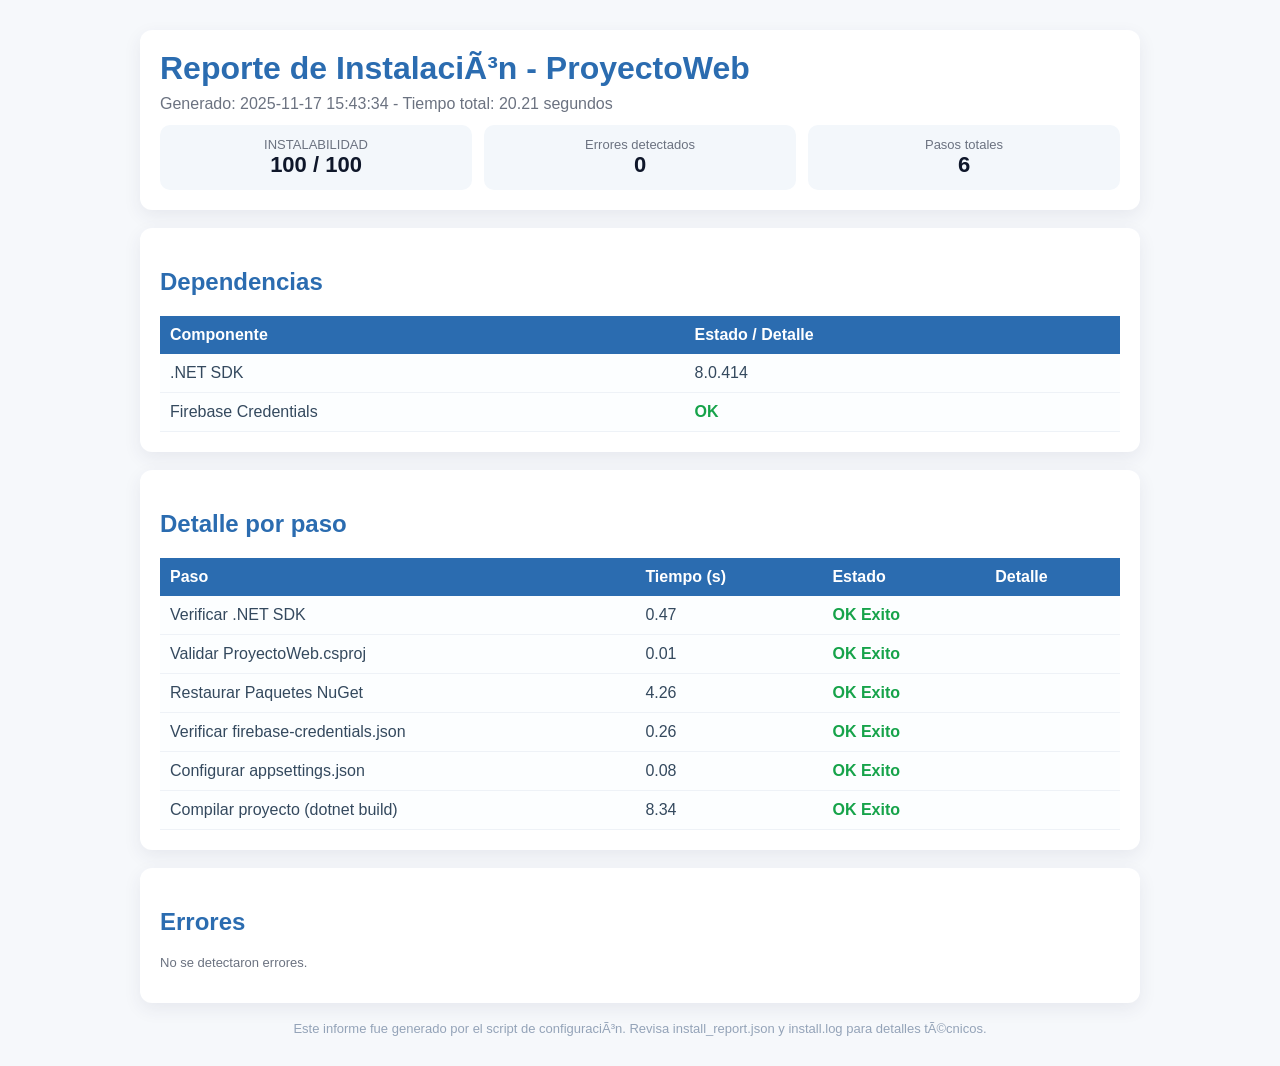
<file: ProyectoWeb/reporte_instalacion.html>
﻿<!doctype html>
<html lang='es'>
<head>
<meta charset='utf-8'/>
<meta name='viewport' content='width=device-width,initial-scale=1'/>
<title>Reporte de InstalaciÃ³n - ProyectoWeb</title>
<style>
    body { font-family: Inter, Arial, sans-serif; background:#f6f8fb; margin:0; padding:30px; color:#34495e; }
    .container { max-width:1000px; margin:0 auto; }
    .card { background:#ffffff; border-radius:12px; padding:20px; box-shadow: 0 6px 18px rgba(50,50,93,0.08); margin-bottom:18px; }
    h1 { margin:0; color:#2b6cb0; }
    h2 { color:#2b6cb0; }
    .meta { color:#6b7280; margin-top:8px; }
    .kpi { display:flex; gap:12px; margin-top:12px; }
    .kpi .box { flex:1; background:#f3f7fb; border-radius:10px; padding:12px; text-align:center; }
    .kpi .big { font-size:22px; font-weight:700; color:#0f172a; }
    table { width:100%; border-collapse:collapse; margin-top:12px; }
    th { text-align:left; padding:10px; background:#2b6cb0; color:white; }
    td { padding:10px; border-bottom:1px solid #eef2f7; background:#fcfeff; }
    .ok { color:#16a34a; font-weight:700; }
    .bad { color:#dc2626; font-weight:700; }
    .warn { color:#d97706; font-weight:700; }
    .small { color:#6b7280; font-size:13px; }
    .footer { text-align:center; color:#94a3b8; font-size:13px; margin-top:16px; }
</style>
</head>
<body>
<div class='container'>
    <div class='card'>
        <h1>Reporte de InstalaciÃ³n - ProyectoWeb</h1>
        <div class='meta'>Generado: 2025-11-17 15:43:34 - Tiempo total: 20.21 segundos</div>
        <div class='kpi'>
            <div class='box'>
                <div class='small'>INSTALABILIDAD</div>
                <div class='big'>100 / 100</div>
            </div>
            <div class='box'>
                <div class='small'>Errores detectados</div>
                <div class='big'>0</div>
            </div>
            <div class='box'>
                <div class='small'>Pasos totales</div>
                <div class='big'>6</div>
            </div>
        </div>
    </div>

    <div class='card'>
        <h2>Dependencias</h2>
        <table>
            <tr><th>Componente</th><th>Estado / Detalle</th></tr>
            <tr><td>.NET SDK</td><td>8.0.414</td></tr>
            <tr><td>Firebase Credentials</td><td><span class="ok">OK</span></td></tr>
        </table>
    </div>

    <div class='card'>
        <h2>Detalle por paso</h2>
        <table>
            <tr><th>Paso</th><th>Tiempo (s)</th><th>Estado</th><th>Detalle</th></tr>            <tr><td>Verificar .NET SDK</td><td>0.47</td><td><span class='ok'>OK Exito</span></td><td class='small'></td></tr>
            <tr><td>Validar ProyectoWeb.csproj</td><td>0.01</td><td><span class='ok'>OK Exito</span></td><td class='small'></td></tr>
            <tr><td>Restaurar Paquetes NuGet</td><td>4.26</td><td><span class='ok'>OK Exito</span></td><td class='small'></td></tr>
            <tr><td>Verificar firebase-credentials.json</td><td>0.26</td><td><span class='ok'>OK Exito</span></td><td class='small'></td></tr>
            <tr><td>Configurar appsettings.json</td><td>0.08</td><td><span class='ok'>OK Exito</span></td><td class='small'></td></tr>
            <tr><td>Compilar proyecto (dotnet build)</td><td>8.34</td><td><span class='ok'>OK Exito</span></td><td class='small'></td></tr>
        </table>
    </div>

    <div class='card'>
        <h2>Errores</h2>        <p class='small'>No se detectaron errores.</p>
    </div>

    <div class='footer'>
        Este informe fue generado por el script de configuraciÃ³n. Revisa install_report.json y install.log para detalles tÃ©cnicos.
    </div>

</div>
</body>
</html>
</file>
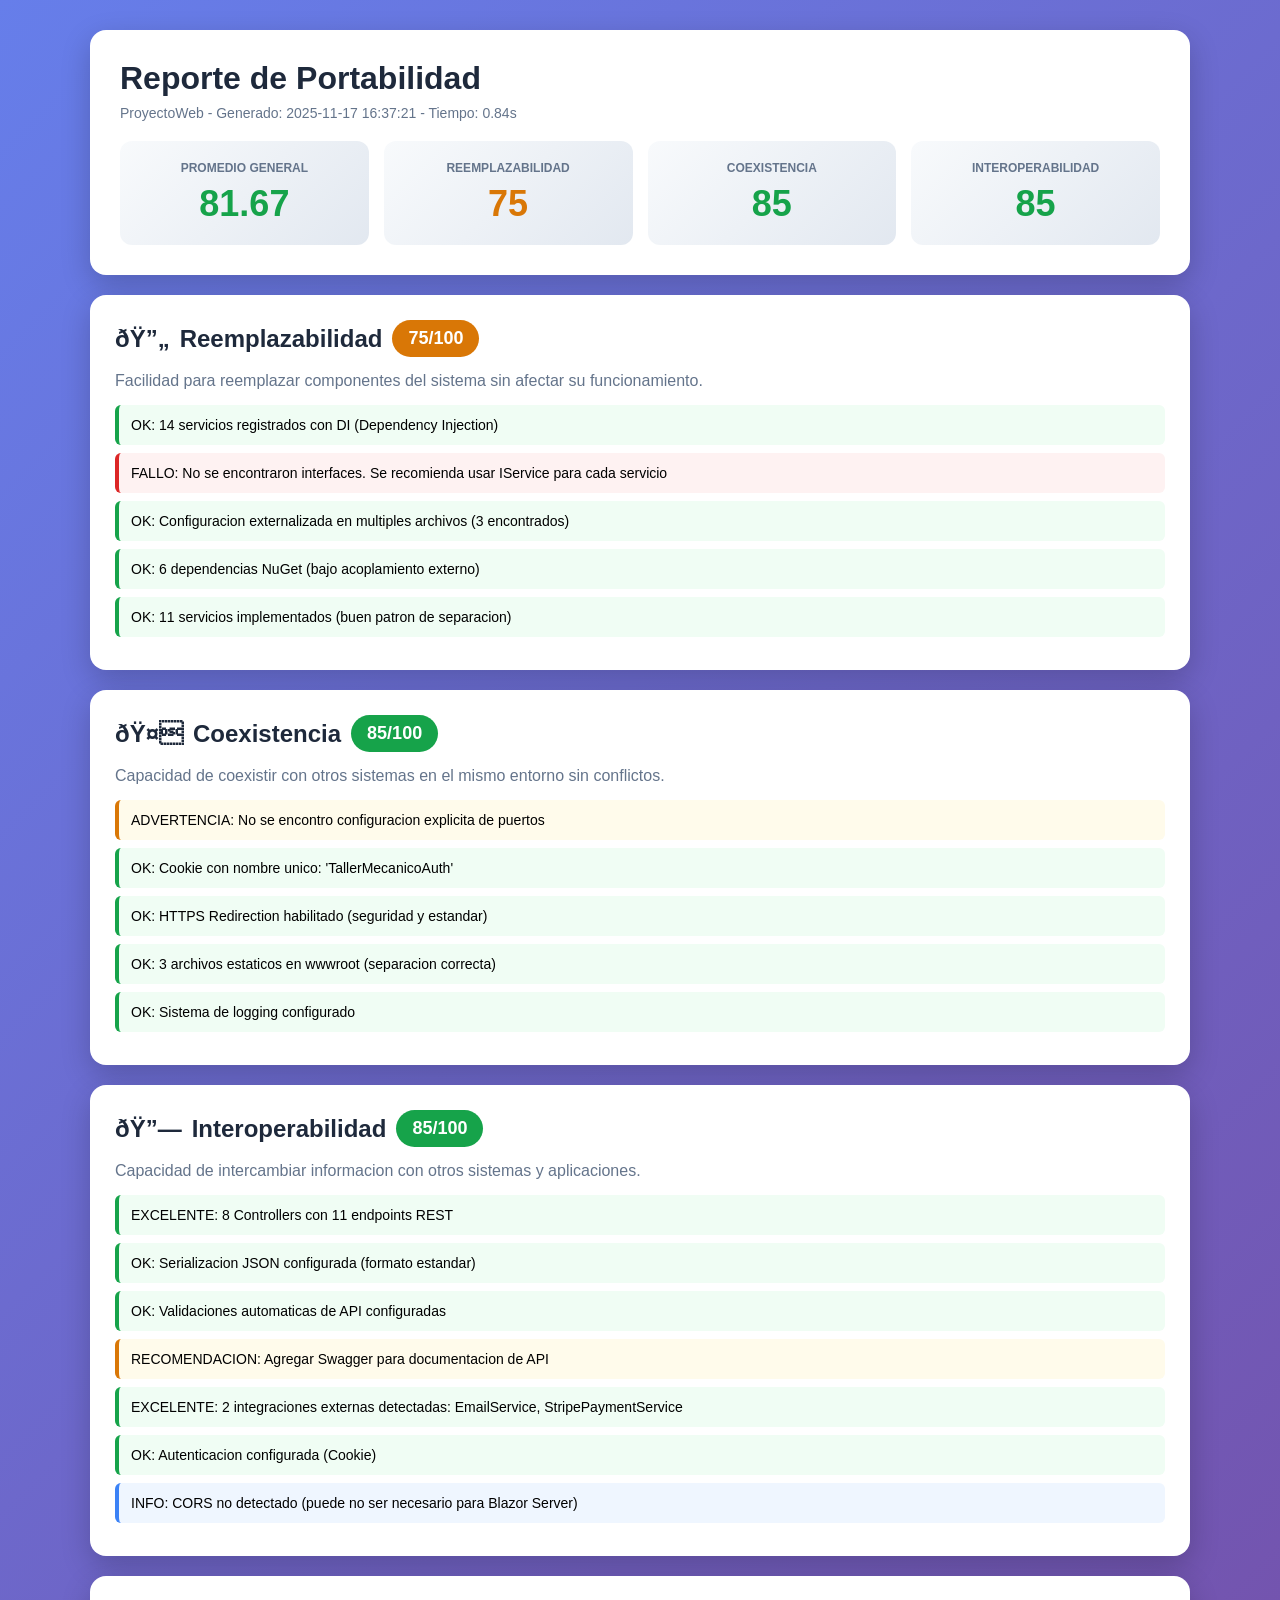
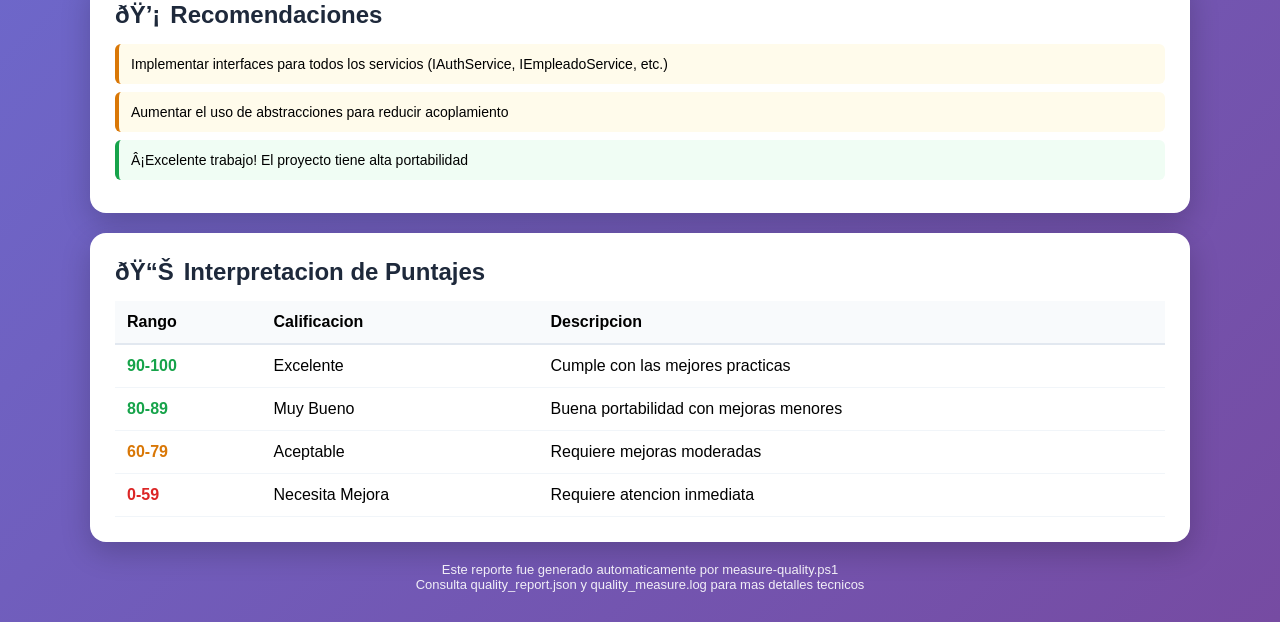
<file: ProyectoWeb/reporte_portabilidad.html>
﻿<!doctype html>
<html lang='es'>
<head>
<meta charset='utf-8'/>
<meta name='viewport' content='width=device-width,initial-scale=1'/>
<title>Reporte de Portabilidad - ProyectoWeb</title>
<style>
    * { margin: 0; padding: 0; box-sizing: border-box; }
    body { font-family: 'Segoe UI', Arial, sans-serif; background: linear-gradient(135deg, #667eea 0%, #764ba2 100%); min-height: 100vh; padding: 30px; }
    .container { max-width: 1100px; margin: 0 auto; }
    .header { background: white; border-radius: 16px; padding: 30px; margin-bottom: 20px; box-shadow: 0 10px 30px rgba(0,0,0,0.2); }
    .header h1 { color: #1e293b; font-size: 32px; margin-bottom: 8px; }
    .header .meta { color: #64748b; font-size: 14px; }
    .kpi-grid { display: grid; grid-template-columns: repeat(auto-fit, minmax(200px, 1fr)); gap: 15px; margin-top: 20px; }
    .kpi { background: linear-gradient(135deg, #f8fafc 0%, #e2e8f0 100%); border-radius: 12px; padding: 20px; text-align: center; }
    .kpi-label { font-size: 12px; color: #64748b; text-transform: uppercase; font-weight: 600; margin-bottom: 8px; }
    .kpi-value { font-size: 36px; font-weight: 700; }
    .card { background: white; border-radius: 16px; padding: 25px; margin-bottom: 20px; box-shadow: 0 10px 30px rgba(0,0,0,0.2); }
    .card h2 { color: #1e293b; font-size: 24px; margin-bottom: 15px; display: flex; align-items: center; gap: 10px; }
    .score { display: inline-block; padding: 8px 16px; border-radius: 20px; color: white; font-weight: 700; font-size: 18px; }
    .detail-list { list-style: none; }
    .detail-list li { padding: 12px; margin: 8px 0; background: #f8fafc; border-left: 4px solid #cbd5e1; border-radius: 6px; font-size: 14px; }
    .detail-list li.ok { border-left-color: #16a34a; background: #f0fdf4; }
    .detail-list li.warn { border-left-color: #d97706; background: #fffbeb; }
    .detail-list li.fail { border-left-color: #dc2626; background: #fef2f2; }
    .detail-list li.info { border-left-color: #3b82f6; background: #eff6ff; }
    .footer { text-align: center; color: white; font-size: 13px; margin-top: 20px; opacity: 0.9; }
    .icon { font-size: 24px; }
    table { width: 100%; border-collapse: collapse; }
    th { padding: 12px; text-align: left; border-bottom: 2px solid #e2e8f0; background: #f8fafc; }
    td { padding: 12px; border-bottom: 1px solid #f1f5f9; }
</style>
</head>
<body>
<div class='container'>
    <div class='header'>
        <h1>Reporte de Portabilidad</h1>
        <div class='meta'>ProyectoWeb - Generado: 2025-11-17 16:37:21 - Tiempo: 0.84s</div>
        <div class='kpi-grid'>
            <div class='kpi'>
                <div class='kpi-label'>Promedio General</div>
                <div class='kpi-value' style='color: #16a34a'>81.67</div>
            </div>
            <div class='kpi'>
                <div class='kpi-label'>Reemplazabilidad</div>
                <div class='kpi-value' style='color: #d97706'>75</div>
            </div>
            <div class='kpi'>
                <div class='kpi-label'>Coexistencia</div>
                <div class='kpi-value' style='color: #16a34a'>85</div>
            </div>
            <div class='kpi'>
                <div class='kpi-label'>Interoperabilidad</div>
                <div class='kpi-value' style='color: #16a34a'>85</div>
            </div>
        </div>
    </div>

    <div class='card'>
        <h2><span class='icon'>ðŸ”„</span> Reemplazabilidad <span class='score' style='background: #d97706'>75/100</span></h2>
        <p style='color: #64748b; margin-bottom: 15px;'>Facilidad para reemplazar componentes del sistema sin afectar su funcionamiento.</p>
        <ul class='detail-list'>            <li class='ok'>OK: 14 servicios registrados con DI (Dependency Injection)</li>
            <li class='fail'>FALLO: No se encontraron interfaces. Se recomienda usar IService para cada servicio</li>
            <li class='ok'>OK: Configuracion externalizada en multiples archivos (3 encontrados)</li>
            <li class='ok'>OK: 6 dependencias NuGet (bajo acoplamiento externo)</li>
            <li class='ok'>OK: 11 servicios implementados (buen patron de separacion)</li>
        </ul>
    </div>

    <div class='card'>
        <h2><span class='icon'>ðŸ¤</span> Coexistencia <span class='score' style='background: #16a34a'>85/100</span></h2>
        <p style='color: #64748b; margin-bottom: 15px;'>Capacidad de coexistir con otros sistemas en el mismo entorno sin conflictos.</p>
        <ul class='detail-list'>            <li class='warn'>ADVERTENCIA: No se encontro configuracion explicita de puertos</li>
            <li class='ok'>OK: Cookie con nombre unico: &#39;TallerMecanicoAuth&#39;</li>
            <li class='ok'>OK: HTTPS Redirection habilitado (seguridad y estandar)</li>
            <li class='ok'>OK: 3 archivos estaticos en wwwroot (separacion correcta)</li>
            <li class='ok'>OK: Sistema de logging configurado</li>
        </ul>
    </div>

    <div class='card'>
        <h2><span class='icon'>ðŸ”—</span> Interoperabilidad <span class='score' style='background: #16a34a'>85/100</span></h2>
        <p style='color: #64748b; margin-bottom: 15px;'>Capacidad de intercambiar informacion con otros sistemas y aplicaciones.</p>
        <ul class='detail-list'>            <li class='ok'>EXCELENTE: 8 Controllers con 11 endpoints REST</li>
            <li class='ok'>OK: Serializacion JSON configurada (formato estandar)</li>
            <li class='ok'>OK: Validaciones automaticas de API configuradas</li>
            <li class='warn'>RECOMENDACION: Agregar Swagger para documentacion de API</li>
            <li class='ok'>EXCELENTE: 2 integraciones externas detectadas: EmailService, StripePaymentService</li>
            <li class='ok'>OK: Autenticacion configurada (Cookie)</li>
            <li class='info'>INFO: CORS no detectado (puede no ser necesario para Blazor Server)</li>
        </ul>
    </div>

    <div class='card'>
        <h2><span class='icon'>ðŸ’¡</span> Recomendaciones</h2>
        <ul class='detail-list'>            <li class='warn'>Implementar interfaces para todos los servicios (IAuthService, IEmpleadoService, etc.)</li>
            <li class='warn'>Aumentar el uso de abstracciones para reducir acoplamiento</li>
            <li class='ok'>Â¡Excelente trabajo! El proyecto tiene alta portabilidad</li>
        </ul>
    </div>

    <div class='card'>
        <h2><span class='icon'>ðŸ“Š</span> Interpretacion de Puntajes</h2>
        <table>
            <tr>
                <th>Rango</th>
                <th>Calificacion</th>
                <th>Descripcion</th>
            </tr>
            <tr>
                <td><strong style='color: #16a34a;'>90-100</strong></td>
                <td>Excelente</td>
                <td>Cumple con las mejores practicas</td>
            </tr>
            <tr>
                <td><strong style='color: #16a34a;'>80-89</strong></td>
                <td>Muy Bueno</td>
                <td>Buena portabilidad con mejoras menores</td>
            </tr>
            <tr>
                <td><strong style='color: #d97706;'>60-79</strong></td>
                <td>Aceptable</td>
                <td>Requiere mejoras moderadas</td>
            </tr>
            <tr>
                <td><strong style='color: #dc2626;'>0-59</strong></td>
                <td>Necesita Mejora</td>
                <td>Requiere atencion inmediata</td>
            </tr>
        </table>
    </div>

    <div class='footer'>
        <p>Este reporte fue generado automaticamente por measure-quality.ps1</p>
        <p>Consulta quality_report.json y quality_measure.log para mas detalles tecnicos</p>
    </div>
</div>
</body>
</html>
</file>
